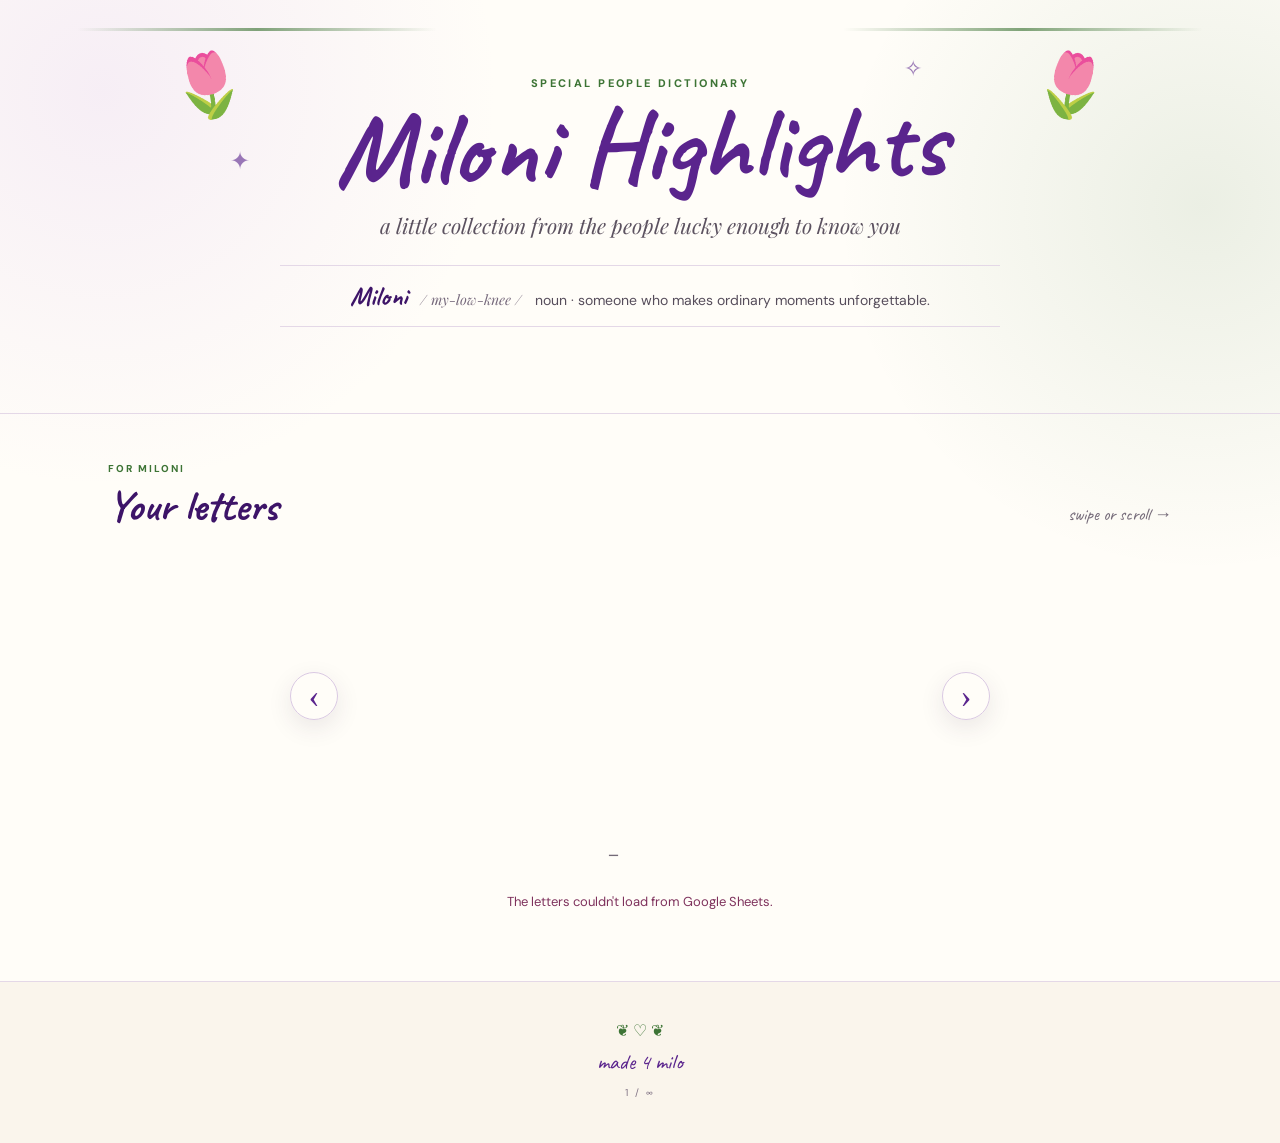
<file: index.html>
<!DOCTYPE html>
<html lang="en"><head><meta charset="UTF-8"><meta name="viewport" content="width=device-width, initial-scale=1.0"><meta name="theme-color" content="#5a248d"><title>Miloni Highlights ♡</title><meta name="description" content="A growing collection of messages for Miloni."><link rel="preconnect" href="https://fonts.googleapis.com"><link rel="preconnect" href="https://fonts.gstatic.com" crossorigin><link href="https://fonts.googleapis.com/css2?family=Caveat:wght@500;600;700&family=DM+Sans:wght@400;500;600;700&family=Playfair+Display:ital,wght@0,600;1,600&display=swap" rel="stylesheet"><link rel="stylesheet" href="styles.css?v=7"></head><body><div class="site"><header class="hero"><div class="corner left">🌷</div><div class="corner right">🌷</div><div class="spark s1">✦</div><div class="spark s3">✧</div><p class="kicker">SPECIAL PEOPLE DICTIONARY</p><h1>Miloni Highlights</h1><p class="subhead">a little collection from the people lucky enough to know you</p><div class="dictionary-line"><span class="word">Miloni</span><span class="pronounce">/ my-low-knee /</span><span class="meaning">noun · someone who makes ordinary moments unforgettable.</span></div></header><main><section class="letters-section"><div class="section-top"><div><p class="tiny-label">FOR MILONI</p><h2>Your letters</h2></div><p class="hint">swipe or scroll →</p></div><div class="memory-stage"><aside class="photo-rail photo-rail-left" aria-label="Memory photos"><div class="photo-frame"><img id="photoLeft" alt="A memory with Miloni" referrerpolicy="no-referrer"></div></aside><div class="deck-wrap"><button class="nav prev" type="button" aria-label="Previous message">‹</button><div id="deck" class="deck" tabindex="0" aria-label="Miloni's messages"></div><button class="nav next" type="button" aria-label="Next message">›</button></div><aside class="photo-rail photo-rail-right" aria-label="Memory photos"><div class="photo-frame"><img id="photoRight" alt="A memory with Miloni" referrerpolicy="no-referrer"></div></aside></div><div class="deck-footer"><span id="counter">—</span><div id="dots" class="dots" aria-hidden="true"></div></div><div id="status" class="status">Gathering the good stuff…</div></section></main><footer><div>❦ ♡ ❦</div><p>made 4 milo</p><span>1 / ∞</span></footer></div><script src="script.js?v=7"></script></body></html>
</file>
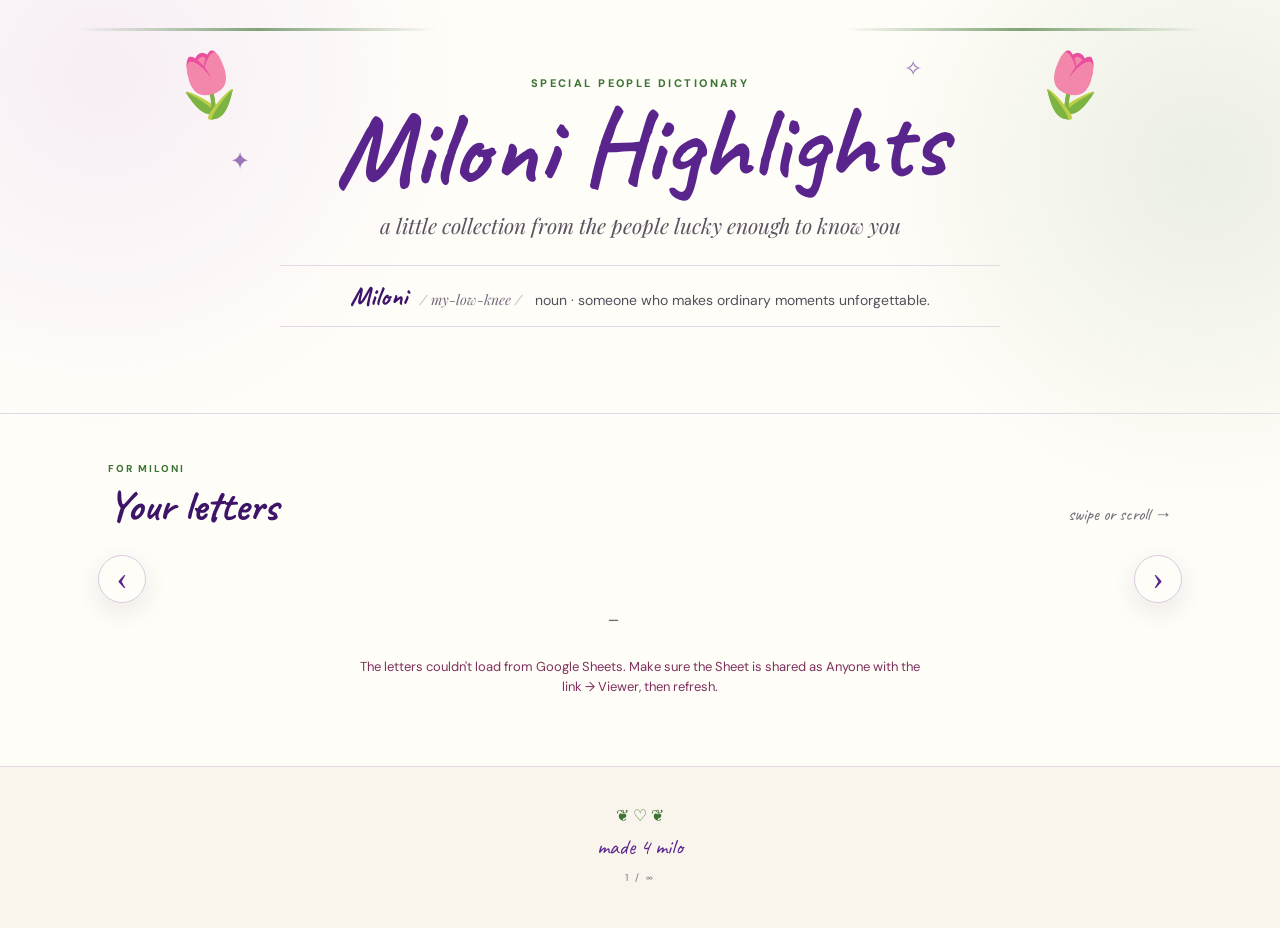
<file: Miloni_Highlights_Read_Only_v3_FIXED 2/index.html>
<!DOCTYPE html>
<html lang="en">
<head>
  <meta charset="UTF-8">
  <meta name="viewport" content="width=device-width, initial-scale=1.0">
  <meta name="theme-color" content="#5a248d">
  <title>Miloni Highlights ♡</title>
  <meta name="description" content="A growing collection of messages for Miloni.">
  <link rel="preconnect" href="https://fonts.googleapis.com">
  <link rel="preconnect" href="https://fonts.gstatic.com" crossorigin>
  <link href="https://fonts.googleapis.com/css2?family=Caveat:wght@500;600;700&family=DM+Sans:wght@400;500;600;700&family=Playfair+Display:ital,wght@0,600;1,600&display=swap" rel="stylesheet">
  <link rel="stylesheet" href="styles.css">
</head>
<body>
  <div class="site">
    <header class="hero">
      <div class="corner left">🌷</div>
      <div class="corner right">🌷</div>
      <div class="spark s1">✦</div>
            <div class="spark s3">✧</div>

      <p class="kicker">SPECIAL PEOPLE DICTIONARY</p>
      <h1>Miloni Highlights</h1>
      <p class="subhead">a little collection from the people lucky enough to know you</p>

      <div class="dictionary-line">
        <span class="word">Miloni</span>
        <span class="pronounce">/ my-low-knee /</span>
        <span class="meaning">noun · someone who makes ordinary moments unforgettable.</span>
      </div>

    </header>

    <main>
      <section class="letters-section">
        <div class="section-top">
          <div>
            <p class="tiny-label">FOR MILONI</p>
            <h2>Your letters</h2>
          </div>
          <p class="hint">swipe or scroll →</p>
        </div>

        <div class="deck-wrap">
          <button class="nav prev" type="button" aria-label="Previous message">‹</button>

          <div id="deck" class="deck" tabindex="0" aria-label="Miloni's messages"></div>

          <button class="nav next" type="button" aria-label="Next message">›</button>
        </div>

        <div class="deck-footer">
          <span id="counter">—</span>
          <div id="dots" class="dots" aria-hidden="true"></div>
        </div>

        <div id="status" class="status">Gathering the good stuff…</div>
      </section>
    </main>

    <footer>
      <div>❦ ♡ ❦</div>
      <p>made 4 milo</p>
      <span>1 / ∞</span>
    </footer>
  </div>

  <script src="script.js"></script>
</body>
</html>
</file>
<file: styles.css>
:root{--purple:#5a248d;--purple-deep:#3d1468;--lavender:#cfaae9;--green:#3d7435;--paper:#fffdf8;--cream:#faf5ec;--ink:#2d2731;--muted:#746a78;--line:#e4d8e7}*{box-sizing:border-box}html{scroll-behavior:smooth}body{margin:0;color:var(--ink);background:#f4efe8;font-family:"DM Sans",sans-serif}.site{min-height:100%;background:radial-gradient(circle at 8% 8%,rgba(207,170,233,.18),transparent 25%),radial-gradient(circle at 94% 18%,rgba(61,116,53,.10),transparent 24%),var(--paper)}.hero{position:relative;overflow:hidden;text-align:center;padding:76px 22px 58px;border-bottom:1px solid var(--line)}.hero:before,.hero:after{content:"";position:absolute;height:3px;width:min(360px,35vw);top:28px;background:linear-gradient(90deg,transparent,var(--green),transparent);opacity:.65}.hero:before{left:6%}.hero:after{right:6%}.kicker{margin:0 0 9px;color:var(--green);font-size:11px;font-weight:800;letter-spacing:.22em}h1{margin:0;color:var(--purple);font-family:"Caveat",cursive;font-size:clamp(58px,10vw,104px);line-height:.9;transform:rotate(-1deg)}.subhead{max-width:600px;margin:18px auto 26px;color:#5c5260;font-family:"Playfair Display",serif;font-style:italic;font-size:clamp(16px,2.4vw,21px)}.dictionary-line{display:flex;flex-wrap:wrap;align-items:baseline;justify-content:center;gap:8px 13px;max-width:720px;margin:0 auto 28px;padding:13px 18px;border-top:1px solid var(--line);border-bottom:1px solid var(--line);color:#564d5b;font-size:14px}.word{color:var(--purple-deep);font-family:"Caveat",cursive;font-size:27px;font-weight:700}.pronounce{font-family:"Playfair Display",serif;font-style:italic;color:#75687b}.corner{position:absolute;top:45px;font-size:clamp(38px,6vw,62px)}.corner.left{left:max(16px,calc(50% - 470px));transform:rotate(-10deg)}.corner.right{right:max(16px,calc(50% - 470px));transform:rotate(10deg) scaleX(-1)}.spark{position:absolute;color:var(--purple);opacity:.6}.s1{left:18%;top:145px;font-size:24px}.s3{right:28%;top:54px;font-size:22px}main{padding:48px 0 68px}.letters-section{max-width:1440px;margin:0 auto}.section-top{display:flex;align-items:flex-end;justify-content:space-between;gap:20px;max-width:1120px;margin:auto;padding:0 28px 20px}.tiny-label{margin:0 0 4px;color:var(--green);font-size:10px;font-weight:800;letter-spacing:.2em}h2{margin:0;color:var(--purple-deep);font-family:"Caveat",cursive;font-size:43px}.hint{margin:0 0 8px;color:var(--muted);font-family:"Caveat",cursive;font-size:18px}.memory-stage{display:grid;grid-template-columns:minmax(150px,230px) minmax(0,760px) minmax(150px,230px);align-items:center;justify-content:center;gap:22px;padding:0 20px}.deck-wrap{position:relative;min-width:0}.deck{display:flex;gap:22px;overflow-x:auto;overscroll-behavior-x:contain;scroll-snap-type:x mandatory;scroll-padding-inline:max(28px,calc((100% - 650px)/2));padding:18px max(28px,calc((100% - 650px)/2)) 34px;scrollbar-width:none;-webkit-overflow-scrolling:touch}.deck::-webkit-scrollbar{display:none}.letter-card{flex:0 0 min(650px,calc(100vw - 56px));min-width:0;scroll-snap-align:center;position:relative;overflow:hidden;min-height:430px;padding:58px 52px 42px;border:1px solid #dfd3e3;border-radius:10px;background:linear-gradient(to bottom,transparent 0,transparent 45px,rgba(85,80,90,.075) 46px,transparent 47px) 0 0/100% 33px,var(--paper);box-shadow:0 18px 45px rgba(62,35,72,.13),0 2px 0 rgba(90,36,141,.08);transform:rotate(var(--tilt,0deg))}.letter-card:nth-child(3n+2){--tilt:.35deg}.letter-card:nth-child(3n+3){--tilt:-.25deg}.letter-card:before{content:"";position:absolute;left:34px;top:0;bottom:0;width:1px;background:rgba(174,100,125,.22)}.card-number{position:absolute;top:19px;left:52px;color:#8d7b94;font-size:11px;font-weight:800;letter-spacing:.16em}.message{margin:18px 0 30px;white-space:pre-wrap;overflow-wrap:anywhere;color:#33293a;font-family:"Caveat",cursive;font-size:clamp(27px,3.4vw,37px);line-height:1.38}.signature{margin-top:auto;padding-top:8px;text-align:right;color:var(--purple);font-family:"Caveat",cursive;font-size:30px;font-weight:700}.date{display:block;margin-top:3px;text-align:right;color:#8a7e8f;font-size:10px;font-weight:700;letter-spacing:.1em;text-transform:uppercase}.nav{position:absolute;z-index:5;top:50%;transform:translateY(-50%);width:48px;height:48px;border:1px solid #dac9e3;border-radius:50%;background:rgba(255,253,248,.94);color:var(--purple);font-family:serif;font-size:33px;line-height:1;cursor:pointer;box-shadow:0 8px 24px rgba(57,35,67,.10)}.prev{left:18px}.next{right:18px}.nav:disabled{opacity:.3;cursor:default}.photo-rail{display:flex;align-items:center;justify-content:center;visibility:hidden;opacity:0;transition:opacity .5s ease}.photo-rail.ready{visibility:visible;opacity:1}.photo-frame{position:relative;width:100%;aspect-ratio:4/5;padding:9px 9px 27px;background:#fff;box-shadow:0 12px 30px rgba(62,35,72,.16);transform:rotate(-2.3deg);border:1px solid #eee5ef}.photo-rail-right .photo-frame{transform:rotate(2.1deg)}.photo-frame:after{content:"♥";position:absolute;bottom:3px;left:0;right:0;text-align:center;color:#7a2aa8;font-family:"Caveat",cursive;font-size:19px}.photo-frame img{width:100%;height:100%;display:block;object-fit:cover;background:#f4eef6;opacity:1;transition:opacity .55s ease}.photo-frame img:not([src]){visibility:hidden}.deck-footer{display:flex;align-items:center;justify-content:center;gap:18px;min-height:30px;padding:0 22px}.deck-footer #counter{min-width:46px;color:var(--muted);font-size:12px;font-weight:700;letter-spacing:.08em}.dots{display:flex;flex-wrap:wrap;justify-content:center;gap:7px;max-width:280px}.dot{width:7px;height:7px;border-radius:999px;background:#d7cbdc;transition:width .2s ease,background .2s ease}.dot.active{width:22px;background:var(--purple)}.status{max-width:620px;margin:22px auto 0;padding:0 22px;text-align:center;color:var(--muted);font-family:"Caveat",cursive;font-size:20px}.status.error{color:#7e315c;font-family:"DM Sans",sans-serif;font-size:13px;line-height:1.6}footer{padding:38px 20px 42px;border-top:1px solid var(--line);background:var(--cream);color:var(--green);text-align:center}footer p{margin:7px 0 4px;color:var(--purple);font-family:"Caveat",cursive;font-size:22px}footer span{color:#817485;font-size:10px;letter-spacing:.2em}@media(max-width:1050px){.memory-stage{grid-template-columns:minmax(115px,170px) minmax(0,700px) minmax(115px,170px);gap:12px}.photo-frame{padding:7px 7px 23px}}@media(max-width:760px){.hero{padding:64px 18px 48px}.corner{top:32px;font-size:38px}.spark{opacity:.35}.section-top{padding-inline:20px;align-items:flex-end}.hint{display:block;margin:0 0 7px;font-size:17px;white-space:nowrap}.memory-stage{display:flex;flex-direction:column;gap:18px;padding:0 18px}.photo-rail{display:flex;width:min(58vw,220px);margin:0 auto}.photo-rail.has-photo{visibility:visible;opacity:1}.photo-rail-left{order:1}.deck-wrap{order:2;width:100%}.photo-rail-right{order:3}.deck{gap:16px;scroll-padding-inline:0;padding:13px 0 32px}.letter-card{flex-basis:100%;min-height:440px;padding:54px 30px 36px 42px}.letter-card:before{left:25px}.card-number{left:42px}.nav{display:none}.deck-footer{margin-top:4px}}@media(max-width:430px){.section-top{gap:10px}.hint{font-size:15px}}@media(prefers-reduced-motion:reduce){*{scroll-behavior:auto!important}.photo-frame img{transition:none}}
</file>
<file: Miloni_Highlights_Read_Only_v3_FIXED 2/styles.css>
:root {
  --purple: #5a248d;
  --purple-deep: #3d1468;
  --lavender: #cfaae9;
  --lavender-pale: #f4ebfb;
  --green: #3d7435;
  --paper: #fffdf8;
  --cream: #faf5ec;
  --ink: #2d2731;
  --muted: #746a78;
  --line: #e4d8e7;
}

* { box-sizing: border-box; }

html { scroll-behavior: smooth; }

body {
  margin: 0;
  color: var(--ink);
  background: #f4efe8;
  font-family: "DM Sans", sans-serif;
}

.site {
  min-height: 100%;
  background:
    radial-gradient(circle at 8% 8%, rgba(207,170,233,.18), transparent 25%),
    radial-gradient(circle at 94% 18%, rgba(61,116,53,.10), transparent 24%),
    var(--paper);
}

.hero {
  position: relative;
  overflow: hidden;
  text-align: center;
  padding: 76px 22px 58px;
  border-bottom: 1px solid var(--line);
}

.hero::before,
.hero::after {
  content: "";
  position: absolute;
  height: 3px;
  width: min(360px, 35vw);
  top: 28px;
  background: linear-gradient(90deg, transparent, var(--green), transparent);
  opacity: .65;
}
.hero::before { left: 6%; }
.hero::after { right: 6%; }

.kicker {
  margin: 0 0 9px;
  color: var(--green);
  font-size: 11px;
  font-weight: 800;
  letter-spacing: .22em;
}

h1 {
  margin: 0;
  color: var(--purple);
  font-family: "Caveat", cursive;
  font-size: clamp(58px, 10vw, 104px);
  line-height: .9;
  transform: rotate(-1deg);
}

.subhead {
  max-width: 600px;
  margin: 18px auto 26px;
  color: #5c5260;
  font-family: "Playfair Display", serif;
  font-style: italic;
  font-size: clamp(16px, 2.4vw, 21px);
}

.dictionary-line {
  display: flex;
  flex-wrap: wrap;
  align-items: baseline;
  justify-content: center;
  gap: 8px 13px;
  max-width: 720px;
  margin: 0 auto 28px;
  padding: 13px 18px;
  border-top: 1px solid var(--line);
  border-bottom: 1px solid var(--line);
  color: #564d5b;
  font-size: 14px;
}

.word {
  color: var(--purple-deep);
  font-family: "Caveat", cursive;
  font-size: 27px;
  font-weight: 700;
}

.pronounce {
  font-family: "Playfair Display", serif;
  font-style: italic;
  color: #75687b;
}


.corner {
  position: absolute;
  top: 45px;
  font-size: clamp(38px, 6vw, 62px);
}
.corner.left { left: max(16px, calc(50% - 470px)); transform: rotate(-10deg); }
.corner.right { right: max(16px, calc(50% - 470px)); transform: rotate(10deg) scaleX(-1); }

.spark {
  position: absolute;
  color: var(--purple);
  opacity: .6;
}
.s1 { left: 18%; top: 145px; font-size: 24px; }
.s2 { right: 19%; top: 130px; font-size: 25px; }
.s3 { right: 28%; top: 54px; font-size: 22px; }

main {
  padding: 48px 0 68px;
}

.letters-section {
  max-width: 1120px;
  margin: 0 auto;
}

.section-top {
  display: flex;
  align-items: flex-end;
  justify-content: space-between;
  gap: 20px;
  padding: 0 28px 20px;
}

.tiny-label {
  margin: 0 0 4px;
  color: var(--green);
  font-size: 10px;
  font-weight: 800;
  letter-spacing: .2em;
}

h2 {
  margin: 0;
  color: var(--purple-deep);
  font-family: "Caveat", cursive;
  font-size: 43px;
}

.hint {
  margin: 0 0 8px;
  color: var(--muted);
  font-family: "Caveat", cursive;
  font-size: 18px;
}

.deck-wrap {
  position: relative;
}

.deck {
  display: flex;
  gap: 22px;
  overflow-x: auto;
  overscroll-behavior-x: contain;
  scroll-snap-type: x mandatory;
  scroll-padding-inline: max(28px, calc((100% - 650px) / 2));
  padding: 18px max(28px, calc((100% - 650px) / 2)) 34px;
  scrollbar-width: none;
  -webkit-overflow-scrolling: touch;
}
.deck::-webkit-scrollbar { display: none; }

.letter-card {
  flex: 0 0 min(650px, calc(100vw - 56px));
  min-width: 0;
  scroll-snap-align: center;
  position: relative;
  overflow: hidden;
  min-height: 430px;
  padding: 58px 52px 42px;
  border: 1px solid #dfd3e3;
  border-radius: 10px;
  background:
    linear-gradient(to bottom, transparent 0, transparent 45px, rgba(85,80,90,.075) 46px, transparent 47px) 0 0 / 100% 33px,
    var(--paper);
  box-shadow:
    0 18px 45px rgba(62,35,72,.13),
    0 2px 0 rgba(90,36,141,.08);
  transform: rotate(var(--tilt, 0deg));
}

.letter-card:nth-child(3n+2) { --tilt: .35deg; }
.letter-card:nth-child(3n+3) { --tilt: -.25deg; }

.letter-card::before {
  content: "";
  position: absolute;
  left: 34px;
  top: 0;
  bottom: 0;
  width: 1px;
  background: rgba(174,100,125,.22);
}

.card-number {
  position: absolute;
  top: 19px;
  left: 52px;
  color: #8d7b94;
  font-size: 11px;
  font-weight: 800;
  letter-spacing: .16em;
}

.pin {
  position: absolute;
  top: 19px;
  right: 27px;
  color: var(--purple);
  font-family: "Caveat", cursive;
  font-size: 24px;
}

.message {
  margin: 18px 0 30px;
  white-space: pre-wrap;
  overflow-wrap: anywhere;
  color: #33293a;
  font-family: "Caveat", cursive;
  font-size: clamp(27px, 3.4vw, 37px);
  line-height: 1.38;
}

.signature {
  margin-top: auto;
  padding-top: 8px;
  text-align: right;
  color: var(--purple);
  font-family: "Caveat", cursive;
  font-size: 30px;
  font-weight: 700;
}

.date {
  display: block;
  margin-top: 3px;
  text-align: right;
  color: #8a7e8f;
  font-family: "DM Sans", sans-serif;
  font-size: 10px;
  font-weight: 700;
  letter-spacing: .1em;
  text-transform: uppercase;
}

.nav {
  position: absolute;
  z-index: 5;
  top: 50%;
  transform: translateY(-50%);
  width: 48px;
  height: 48px;
  border: 1px solid #dac9e3;
  border-radius: 50%;
  background: rgba(255,253,248,.94);
  color: var(--purple);
  font-family: serif;
  font-size: 33px;
  line-height: 1;
  cursor: pointer;
  box-shadow: 0 8px 24px rgba(57,35,67,.10);
}
.prev { left: 18px; }
.next { right: 18px; }
.nav:disabled { opacity: .3; cursor: default; }

.deck-footer {
  display: flex;
  align-items: center;
  justify-content: center;
  gap: 18px;
  min-height: 30px;
  padding: 0 22px;
}

#counter {
  min-width: 46px;
  color: var(--muted);
  font-size: 12px;
  font-weight: 700;
  letter-spacing: .08em;
}

.dots {
  display: flex;
  flex-wrap: wrap;
  justify-content: center;
  gap: 7px;
  max-width: 280px;
}

.dot {
  width: 7px;
  height: 7px;
  border-radius: 999px;
  background: #d7cbdc;
  transition: width .2s ease, background .2s ease;
}
.dot.active {
  width: 22px;
  background: var(--purple);
}

.status {
  max-width: 620px;
  margin: 22px auto 0;
  padding: 0 22px;
  text-align: center;
  color: var(--muted);
  font-family: "Caveat", cursive;
  font-size: 20px;
}

.status.error {
  color: #7e315c;
  font-family: "DM Sans", sans-serif;
  font-size: 13px;
  line-height: 1.6;
}

footer {
  padding: 38px 20px 42px;
  border-top: 1px solid var(--line);
  background: var(--cream);
  color: var(--green);
  text-align: center;
}

footer p {
  margin: 7px 0 4px;
  color: var(--purple);
  font-family: "Caveat", cursive;
  font-size: 22px;
}

footer span {
  color: #817485;
  font-size: 10px;
  letter-spacing: .2em;
}

@media (max-width: 760px) {
  .hero { padding: 64px 18px 48px; }
  .corner { top: 32px; font-size: 38px; }
  .spark { opacity: .35; }
  .section-top { padding-inline: 20px; }
  .hint { display: none; }

  .deck {
    gap: 16px;
    scroll-padding-inline: 18px;
    padding: 13px 18px 32px;
  }

  .letter-card {
    flex-basis: calc(100vw - 36px);
    min-height: 440px;
    padding: 54px 30px 36px 42px;
  }

  .letter-card::before { left: 25px; }
  .card-number { left: 42px; }
  .nav { display: none; }
}

@media (prefers-reduced-motion: reduce) {
  * { scroll-behavior: auto !important; }
}
</file>
